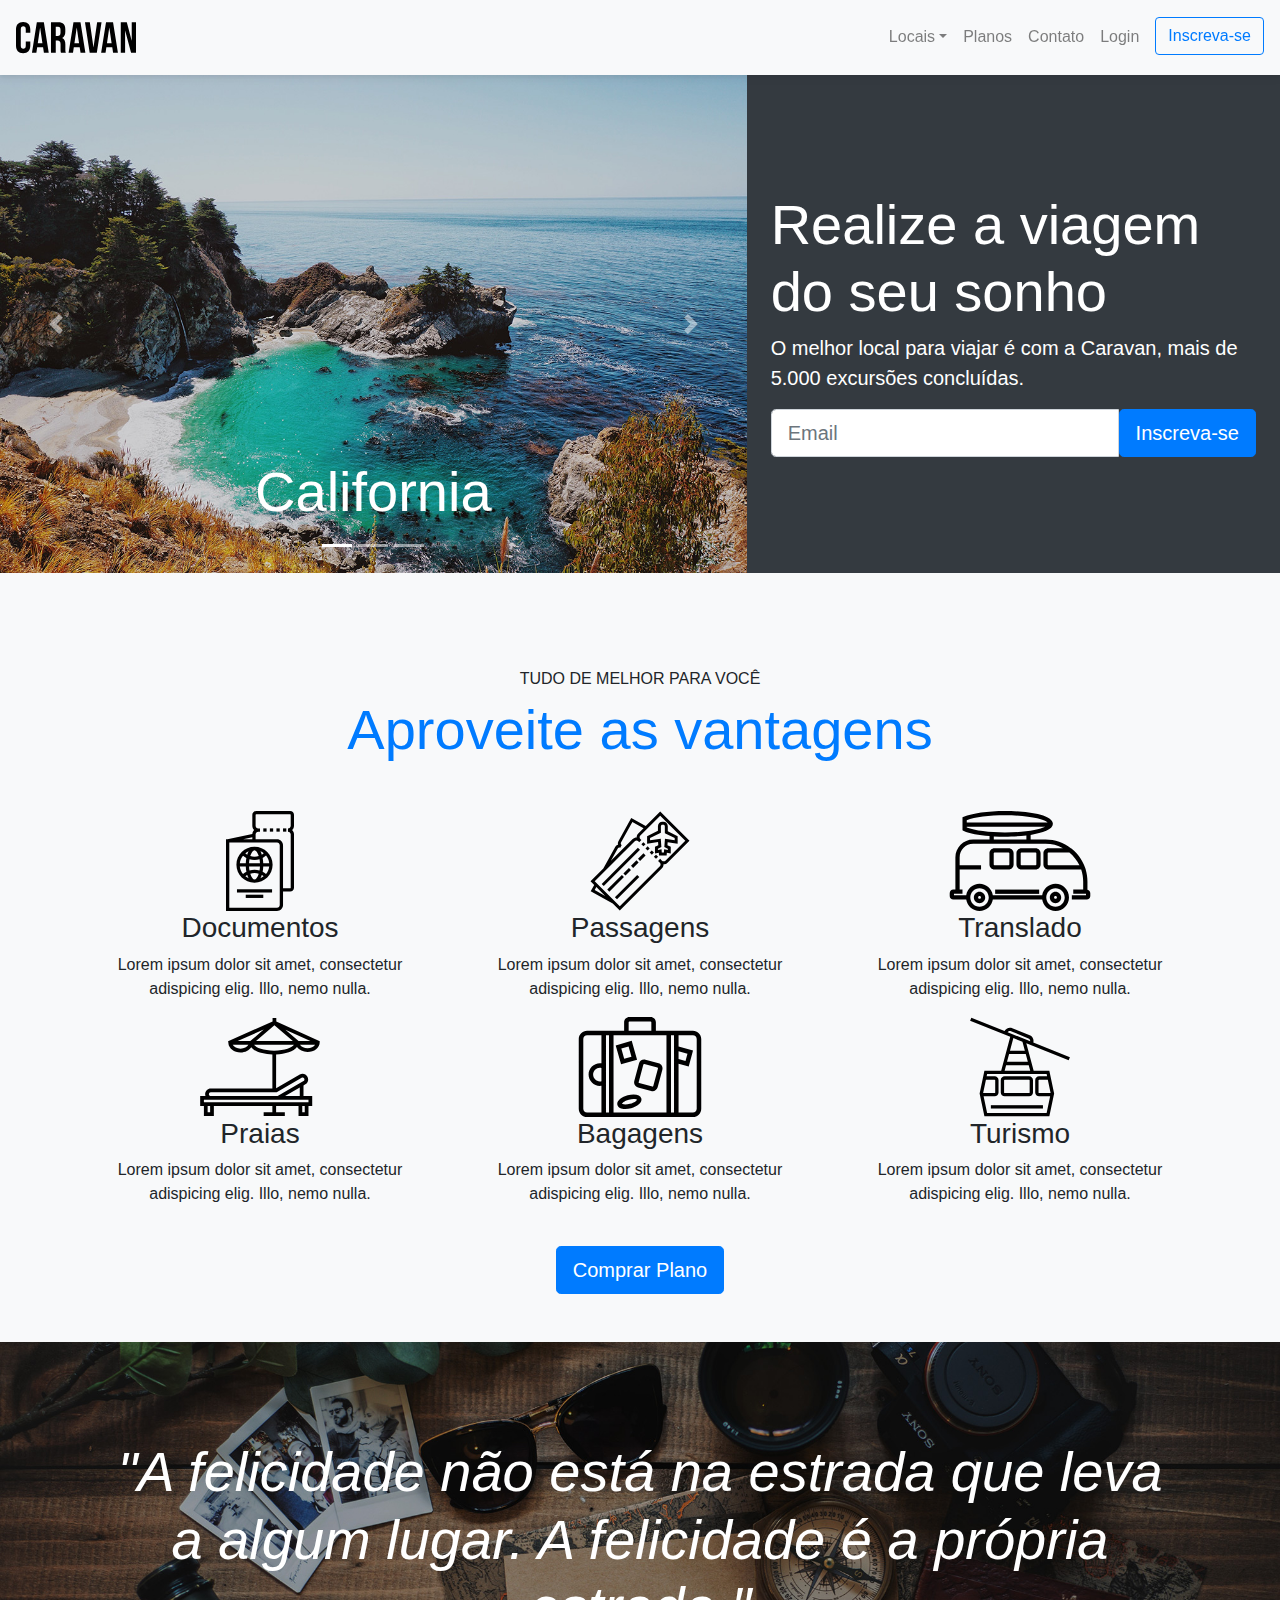
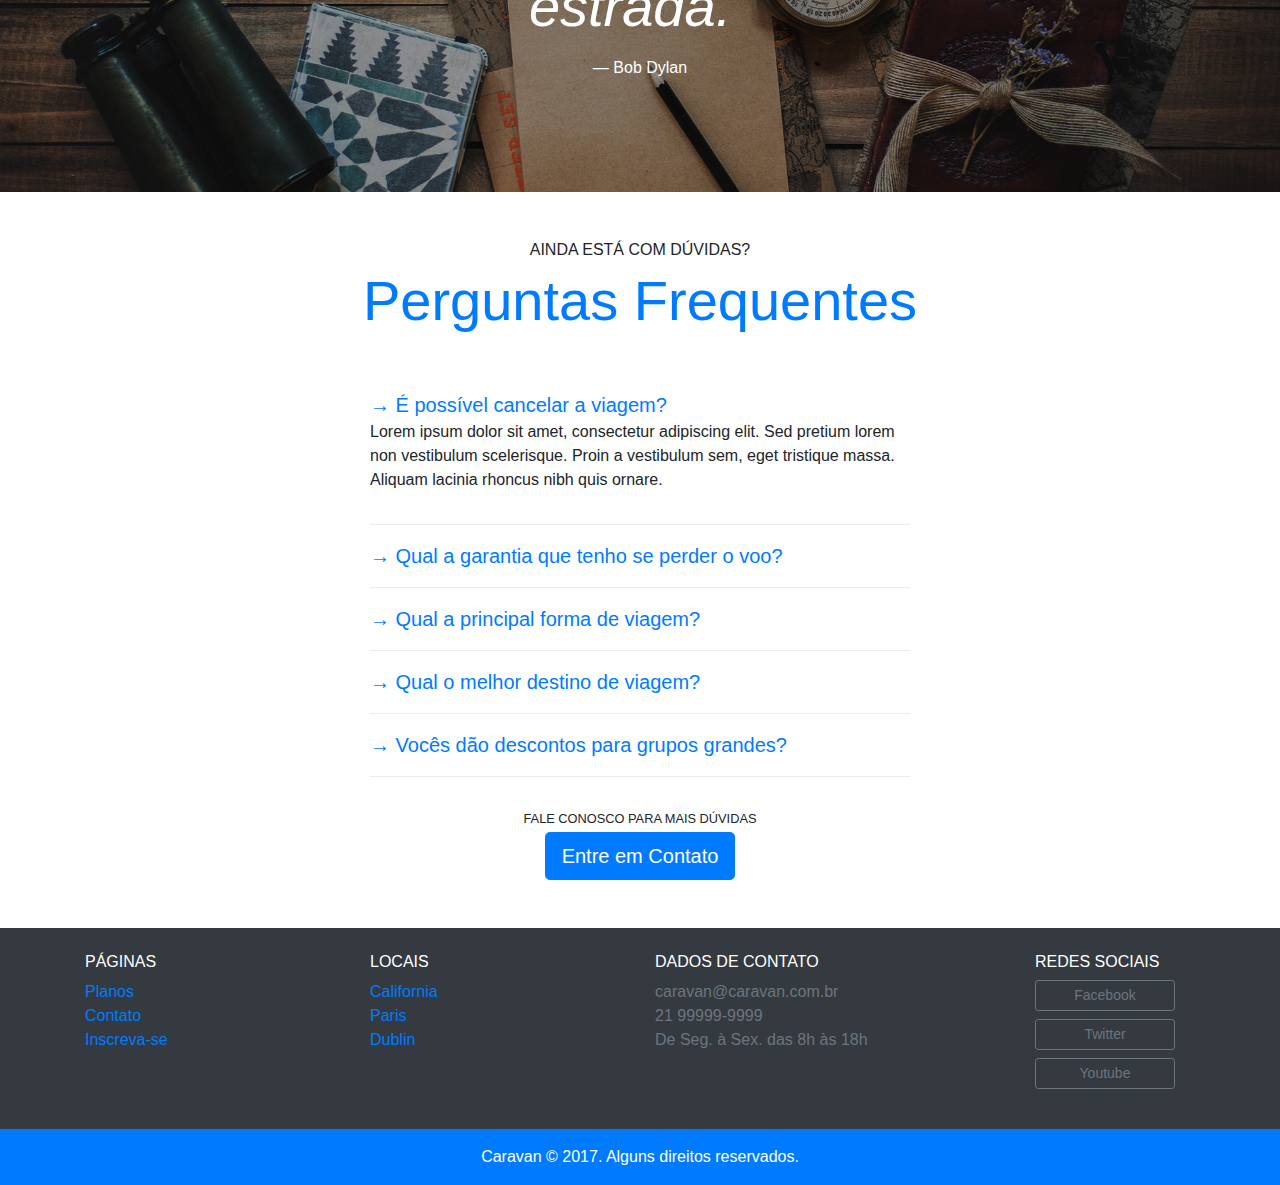
<file: index.html>
<!DOCTYPE html>
<html>

<head>
  <title>Caravan</title>
  <meta charset="utf-8" />
  <meta name="viewport" content="width=device-width, initial-scale=1, shrink-to-fit=no" />
  <link rel="stylesheet" href="css/bootstrap.css" />
  <link rel="stylesheet" href="css/style.css" />
</head>

<body>
  <!--  Modal   -->
  <div class="modal fade" id="modalLogin" tabindex="-1" role="dialog" aria-labelledby="modalLoginTitulo"
    aria-hidden="true">
    <div class="modal-dialog" role="document">
      <div class="modal-content">
        <div class="modal-header">
          <h5 class="modal-title" id="modalLoginTitulo">
            Entre na Sua Conta
          </h5>
          <button type="button" class="close" data-dismiss="modal" aria-label="Close">
            <span aria-hidden="true">&times;</span>
          </button>
        </div>
        <div class="modal-body">
          <form>
            <div class="form-group">
              <label for="loginEmail">Email</label>
              <input type="email" class="form-control" id="loginEmail" />
            </div>
            <div class="form-group">
              <label for="loginSenha">Senha</label>
              <input type="password" class="form-control" id="loginSenha" />
            </div>
            <button type="submit" class="btn btn-primary">
              Entrar na Conta
            </button>
            <small class="form-text text-muted">Esqueceu a senha? <a href="#">Clique aqui</a>.</small>
          </form>
        </div>
      </div>
    </div>
  </div>
  <!-- Fecha Modal  -->

  <nav class="navbar navbar-expand-md navbar-light bg-light fixed-top py-3 box-shadow">
    <a href="index.html" class="navbar-brand">
      <img src="img/caravan.svg" alt="Caravan" />
    </a>
    <button class="navbar-toggler" type="button" data-toggle="collapse" data-target="#navbarSupportedContent"
      aria-controls="navbarSupportedContent" aria-expanded="false" aria-label="Abrir Navegação">
      <span class="navbar-toggler-icon"></span>
    </button>

    <div class="collapse navbar-collapse" id="navbarSupportedContent">
      <ul class="navbar-nav ml-auto">
        <li class="nav-item dropdown">
          <a class="nav-link dropdown-toggle" role="button" data-toggle="dropdown" aria-haspopup="true"
            aria-expanded="false" href="#">Locais</a>
          <div class="dropdown-menu" aria-labelledby="navbarDropdown">
            <a class="dropdown-item" href="local.html">California</a>
            <a class="dropdown-item" href="local.html">Paris</a>
            <a class="dropdown-item" href="local.html">Dublin</a>
          </div>
        </li>
        <li class="nav-item">
          <a class="nav-link" href="planos.html">Planos</a>
        </li>
        <li class="nav-item">
          <a class="nav-link" href="contato.html">Contato</a>
        </li>
        <li class="nav-item">
          <a class="nav-link" href="#" data-toggle="modal" data-target="#modalLogin">Login</a>
        </li>
        <li class="nav-item">
          <a class="btn btn-outline-primary ml-md-2" href="inscricao.html">Inscreva-se</a>
        </li>
      </ul>
    </div>
  </nav>

  <section class="container-fluid">
    <div class="row bg-dark text-white">
      <div class="col-lg-7 p-0">
        <div id="carouselCidades" class="carousel slide" data-ride="carousel">
          <ol class="carousel-indicators">
            <li data-target="#carouselCidades" data-slide-to="0" class="active"></li>
            <li data-target="#carouselCidades" data-slide-to="1"></li>
            <li data-target="#carouselCidades" data-slide-to="2"></li>
          </ol>
          <div class="carousel-inner">
            <div class="carousel-item active">
              <img class="d-block w-100" src="img/california.jpg" alt="California" />
              <div class="carousel-caption">
                <h3 class="display-4">California</h3>
              </div>
            </div>
            <div class="carousel-item">
              <img class="d-block w-100" src="img/paris.jpg" alt="Paris" />
              <div class="carousel-caption">
                <h3 class="display-4">Paris</h3>
              </div>
            </div>
            <div class="carousel-item">
              <img class="d-block w-100" src="img/dublin.jpg" alt="Dublin" />
              <div class="carousel-caption">
                <h3 class="display-4">Dublin</h3>
              </div>
            </div>
          </div>
          <a class="carousel-control-prev" href="#carouselCidades" role="button" data-slide="prev">
            <span class="carousel-control-prev-icon" aria-hidden="true"></span>
            <span class="sr-only">Anterior</span>
          </a>
          <a class="carousel-control-next" href="#carouselCidades" role="button" data-slide="next">
            <span class="carousel-control-next-icon" aria-hidden="true"></span>
            <span class="sr-only">Próximo</span>
          </a>
        </div>
      </div>

      <div class="col-lg-5 p-4 align-self-center">
        <h1 class="display-4">Realize a viagem do seu sonho</h1>
        <p class="lead">
          O melhor local para viajar é com a Caravan, mais de 5.000 excursões
          concluídas.
        </p>
        <form action="">
          <div class="input-group input-group-lg">
            <input type="text" class="form-control" placeholder="Email" aria-label="Email" />
            <span class="input-group-btn">
              <button class="btn btn-primary btn-lg" type="button">
                Inscreva-se
              </button>
            </span>
          </div>
        </form>
      </div>
    </div>
  </section>

  <section class="py-5 bg-light text-center">
    <div class="container">
      <div class="my-5">
        <span class="h6 d-block">TUDO DE MELHOR PARA VOCÊ</span>
        <h2 class="display-4 text-primary">Aproveite as vantagens</h2>
      </div>

      <div class="row">
        <div class="col-xl-4 col-md-6">
          <div style="height: 100px" class="d-flex justify-content-center">
            <img src="img/icones/passaporte.svg" alt="Passaporte" />
          </div>
          <h3>Documentos</h3>
          <p>
            Lorem ipsum dolor sit amet, consectetur adispicing elig. Illo,
            nemo nulla.
          </p>
        </div>
        <div class="col-xl-4 col-md-6">
          <div style="height: 100px" class="d-flex justify-content-center">
            <img src="img/icones/passagens.svg" alt="Passagens" />
          </div>
          <h3>Passagens</h3>
          <p>
            Lorem ipsum dolor sit amet, consectetur adispicing elig. Illo,
            nemo nulla.
          </p>
        </div>
        <div class="col-xl-4 col-md-6">
          <div style="height: 100px" class="d-flex justify-content-center">
            <img src="img/icones/translado.svg" alt="Translado" />
          </div>
          <h3>Translado</h3>
          <p>
            Lorem ipsum dolor sit amet, consectetur adispicing elig. Illo,
            nemo nulla.
          </p>
        </div>
        <div class="col-xl-4 col-md-6">
          <div style="height: 100px" class="d-flex justify-content-center">
            <img src="img/icones/praias.svg" alt="Praias" />
          </div>
          <h3>Praias</h3>
          <p>
            Lorem ipsum dolor sit amet, consectetur adispicing elig. Illo,
            nemo nulla.
          </p>
        </div>
        <div class="col-xl-4 col-md-6">
          <div style="height: 100px" class="d-flex justify-content-center">
            <img src="img/icones/bagagens.svg" alt="Bagagens" />
          </div>
          <h3>Bagagens</h3>
          <p>
            Lorem ipsum dolor sit amet, consectetur adispicing elig. Illo,
            nemo nulla.
          </p>
        </div>
        <div class="col-xl-4 col-md-6">
          <div style="height: 100px" class="d-flex justify-content-center">
            <img src="img/icones/turismo.svg" alt="Turismo" />
          </div>
          <h3>Turismo</h3>
          <p>
            Lorem ipsum dolor sit amet, consectetur adispicing elig. Illo,
            nemo nulla.
          </p>
        </div>
      </div>
      <a href="planos.html" class="btn btn-primary btn-lg mt-4">Comprar Plano</a>
    </div>
  </section>

  <section id="home-quote" class="p-md-5">
    <blockquote class="blockquote text-center text-white p-md-5 p-3">
      <p class="display-4">
        <em>
          "A felicidade não está na estrada que leva a algum lugar. A
          felicidade é a própria estrada."
        </em>
      </p>
      <footer class="blockquote-footer text-white">Bob Dylan</footer>
    </blockquote>
  </section>

  <section class="container">
    <div class="my-5 text-center">
      <span class="h6 d-block">AINDA ESTÁ COM DÚVIDAS?</span>
      <h2 class="display-4 text-primary">Perguntas Frequentes</h2>
    </div>
    <div class="row justify-content-center">
      <div class="col-md-6" id="perguntasFrequentes" data-children=".pergunta">
        <div class="pergunta py-2">
          <a class="lead" data-toggle="collapse" href="#pergunta1" aria-expanded="true" aria-controls="pergunta1">→ É
            possível cancelar a viagem?</a>
          <div id="pergunta1" class="collapse show" data-parent="#perguntasFrequentes" role="tabpanel">
            <p>
              Lorem ipsum dolor sit amet, consectetur adipiscing elit. Sed
              pretium lorem non vestibulum scelerisque. Proin a vestibulum
              sem, eget tristique massa. Aliquam lacinia rhoncus nibh quis
              ornare.
            </p>
          </div>
        </div>
        <div class="dropdown-divider"></div>
        <div class="pergunta py-2">
          <a class="lead" data-toggle="collapse" href="#pergunta2" aria-expanded="true" aria-controls="pergunta2">→ Qual
            a garantia que tenho se perder o voo?</a>
          <div id="pergunta2" class="collapse" data-parent="#perguntasFrequentes" role="tabpanel">
            <p>
              Lorem ipsum dolor sit amet, consectetur adipiscing elit. Sed
              pretium lorem non vestibulum scelerisque. Proin a vestibulum
              sem, eget tristique massa. Aliquam lacinia rhoncus nibh quis
              ornare.
            </p>
          </div>
        </div>
        <div class="dropdown-divider"></div>
        <div class="pergunta py-2">
          <a class="lead" data-toggle="collapse" href="#pergunta3" aria-expanded="true" aria-controls="pergunta3">→ Qual
            a principal forma de viagem?</a>
          <div id="pergunta3" class="collapse" data-parent="#perguntasFrequentes" role="tabpanel">
            <p>
              Lorem ipsum dolor sit amet, consectetur adipiscing elit. Sed
              pretium lorem non vestibulum scelerisque. Proin a vestibulum
              sem, eget tristique massa. Aliquam lacinia rhoncus nibh quis
              ornare.
            </p>
          </div>
        </div>
        <div class="dropdown-divider"></div>
        <div class="pergunta py-2">
          <a class="lead" data-toggle="collapse" href="#pergunta4" aria-expanded="true" aria-controls="pergunta4">→ Qual
            o melhor destino de viagem?</a>
          <div id="pergunta4" class="collapse" data-parent="#perguntasFrequentes" role="tabpanel">
            <p>
              Lorem ipsum dolor sit amet, consectetur adipiscing elit. Sed
              pretium lorem non vestibulum scelerisque. Proin a vestibulum
              sem, eget tristique massa. Aliquam lacinia rhoncus nibh quis
              ornare.
            </p>
          </div>
        </div>
        <div class="dropdown-divider"></div>
        <div class="pergunta py-2">
          <a class="lead" data-toggle="collapse" href="#pergunta5" aria-expanded="true" aria-controls="pergunta5">→
            Vocês dão descontos para grupos grandes?</a>
          <div id="pergunta5" class="collapse" data-parent="#perguntasFrequentes" role="tabpanel">
            <p>
              Lorem ipsum dolor sit amet, consectetur adipiscing elit. Sed
              pretium lorem non vestibulum scelerisque. Proin a vestibulum
              sem, eget tristique massa. Aliquam lacinia rhoncus nibh quis
              ornare.
            </p>
          </div>
        </div>
        <div class="dropdown-divider"></div>
      </div>
    </div>
    <div class="text-center my-4">
      <p class="small m-1">FALE CONOSCO PARA MAIS DÚVIDAS</p>
      <a class="btn btn-primary btn-lg" href="contato.html">Entre em Contato</a>
    </div>
  </section>

  <footer class="bg-dark text-white mt-5">
    <div class="container py-4">
      <div class="row">
        <div class="col-md-3 col-6">
          <h4 class="h6">PÁGINAS</h4>
          <ul class="list-unstyled">
            <li><a href="planos.html">Planos</a></li>
            <li><a href="contato.html">Contato</a></li>

            <li><a href="inscricao.html">Inscreva-se</a></li>
          </ul>
        </div>
        <div class="col-md-3 col-6">
          <h4 class="h6">LOCAIS</h4>
          <ul class="list-unstyled">
            <li><a href="local.html">California</a></li>
            <li><a href="local.html">Paris</a></li>
            <li><a href="local.html">Dublin</a></li>
          </ul>
        </div>
        <div class="col-md-4">
          <h4 class="h6">DADOS DE CONTATO</h4>
          <ul class="list-unstyled text-secondary">
            <li>caravan@caravan.com.br</li>
            <li>21 99999-9999</li>
            <li>De Seg. à Sex. das 8h às 18h</li>
          </ul>
        </div>
        <div class="col-md-2">
          <h4 class="h6">REDES SOCIAIS</h4>
          <ul class="list-unstyled">
            <li>
              <a class="btn btn-outline-secondary btn-sm btn-block mb-2" href="#" style="max-width: 140px">Facebook</a>
            </li>
            <li>
              <a class="btn btn-outline-secondary btn-sm btn-block mb-2" href="#" style="max-width: 140px">Twitter</a>
            </li>
            <li>
              <a class="btn btn-outline-secondary btn-sm btn-block mb-2" href="#" style="max-width: 140px">Youtube</a>
            </li>
          </ul>
        </div>
      </div>
    </div>
    <div class="bg-primary text-center py-3">
      <p class="mb-0">Caravan © 2017. Alguns direitos reservados.</p>
    </div>
  </footer>

  <script type="text/javascript" src="js/jquery-3.5.1.slim.min.js"></script>
  <script type="text/javascript" src="js/bootstrap.js"></script>
  <script type="text/javascript" src="js/popper.min.js"></script>
  <script type="text/javascript" src="js/app.js"></script>
</body>

</html>
</file>
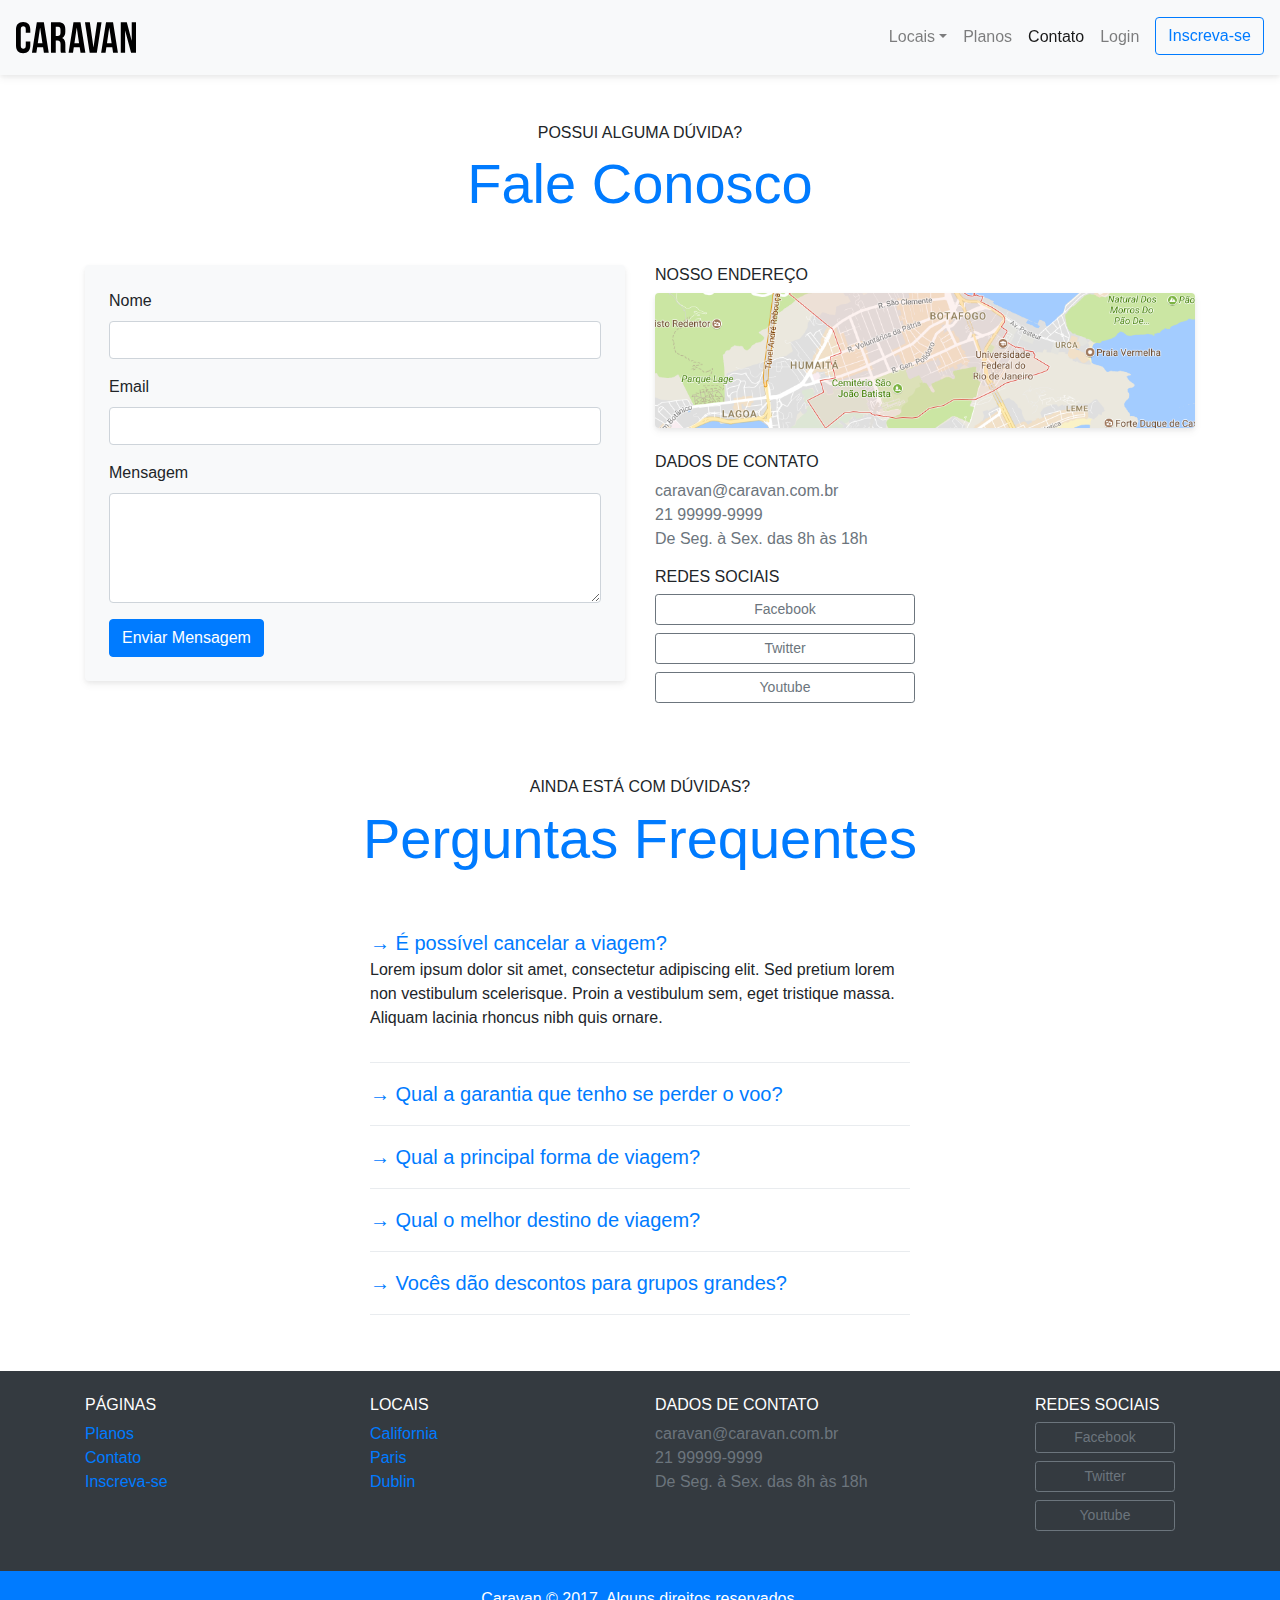
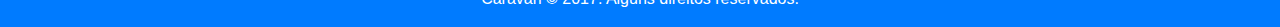
<file: contato.html>
<!DOCTYPE html>
<html>

<head>
  <title>Caravan</title>
  <meta charset="utf-8" />
  <meta name="viewport" content="width=device-width, initial-scale=1, shrink-to-fit=no" />
  <link rel="stylesheet" href="css/bootstrap.css" />
  <link rel="stylesheet" href="css/style.css" />
</head>

<body>
  <!--  Modal   -->
  <div class="modal fade" id="modalLogin" tabindex="-1" role="dialog" aria-labelledby="modalLoginTitulo"
    aria-hidden="true">
    <div class="modal-dialog" role="document">
      <div class="modal-content">
        <div class="modal-header">
          <h5 class="modal-title" id="modalLoginTitulo">
            Entre na Sua Conta
          </h5>
          <button type="button" class="close" data-dismiss="modal" aria-label="Close">
            <span aria-hidden="true">&times;</span>
          </button>
        </div>
        <div class="modal-body">
          <form>
            <div class="form-group">
              <label for="loginEmail">Email</label>
              <input type="email" class="form-control" id="loginEmail" />
            </div>
            <div class="form-group">
              <label for="loginSenha">Senha</label>
              <input type="password" class="form-control" id="loginSenha" />
            </div>
            <button type="submit" class="btn btn-primary">
              Entrar na Conta
            </button>
            <small class="form-text text-muted">Esqueceu a senha? <a href="#">Clique aqui</a>.</small>
          </form>
        </div>
      </div>
    </div>
  </div>
  <!-- Fecha Modal  -->

  <nav class="navbar navbar-expand-md navbar-light bg-light fixed-top py-3 box-shadow">
    <a href="index.html" class="navbar-brand">
      <img src="img/caravan.svg" alt="Caravan" />
    </a>
    <button class="navbar-toggler" type="button" data-toggle="collapse" data-target="#navbarSupportedContent"
      aria-controls="navbarSupportedContent" aria-expanded="false" aria-label="Abrir Navegação">
      <span class="navbar-toggler-icon"></span>
    </button>

    <div class="collapse navbar-collapse" id="navbarSupportedContent">
      <ul class="navbar-nav ml-auto">
        <li class="nav-item dropdown">
          <a class="nav-link dropdown-toggle" role="button" data-toggle="dropdown" aria-haspopup="true"
            aria-expanded="false" href="#">Locais</a>
          <div class="dropdown-menu" aria-labelledby="navbarDropdown">
            <a class="dropdown-item" href="local.html">California</a>
            <a class="dropdown-item" href="local.html">Paris</a>
            <a class="dropdown-item" href="local.html">Dublin</a>
          </div>
        </li>
        <li class="nav-item">
          <a class="nav-link" href="planos.html">Planos</a>
        </li>
        <li class="nav-item">
          <a class="nav-link active" href="contato.html">Contato</a>
        </li>
        <li class="nav-item">
          <a class="nav-link" href="#" data-toggle="modal" data-target="#modalLogin">Login</a>
        </li>
        <li class="nav-item">
          <a class="btn btn-outline-primary ml-md-2" href="inscricao.html">Inscreva-se</a>
        </li>
      </ul>
    </div>
  </nav>

  <section class="container">
    <div class="my-5 text-center">
      <span class="h6 d-block">POSSUI ALGUMA DÚVIDA?</span>
      <h1 class="display-4 text-primary">Fale Conosco</h1>
    </div>
    <div class="row">
      <div class="col-lg mb-5">
        <form class="bg-light rounded p-4 box-shadow" action="">
          <div class="form-group">
            <label for="clienteNome">Nome</label>
            <input type="text" class="form-control" id="clienteNome">
          </div>
          <div class="form-group">
            <label for="clienteEmail">Email</label>
            <input type="email" class="form-control" id="clienteEmail">
          </div>
          <div class="form-group">
            <label for="clienteMensagem">Mensagem</label>
            <textarea id="clienteMensagem" class="form-control" rows="4"></textarea>
          </div>
          <button type="submit" class="btn btn-primary">Enviar Mensagem</button>
        </form>
      </div>
      <div class="col-lg">
        <h2 class="h6">NOSSO ENDEREÇO</h2>
        <a href="#"><img class="img-fluid box-shadow rounded mb-4" src="img/mapa.png" alt="Endereço da Empresa"></a>

        <h2 class="h6">DADOS DE CONTATO</h2>
        <ul class="list-unstyled text-secondary">
          <li>caravan@caravan.com.br</li>
          <li>21 99999-9999</li>
          <li>De Seg. à Sex. das 8h às 18h</li>
        </ul>

        <h2 class="h6">REDES SOCIAIS</h2>
        <ul class="list-unstyled" style="max-width: 260px">
          <li><a class="btn btn-outline-secondary btn-sm btn-block mb-2" href="#">Facebook</a></li>
          <li><a class="btn btn-outline-secondary btn-sm btn-block mb-2" href="#">Twitter</a></li>
          <li><a class="btn btn-outline-secondary btn-sm btn-block mb-2" href="#">Youtube</a></li>
        </ul>
      </div>
    </div>
  </section>

  <section class="container">
    <div class="my-5 text-center">
      <span class="h6 d-block">AINDA ESTÁ COM DÚVIDAS?</span>
      <h2 class="display-4 text-primary">Perguntas Frequentes</h2>
    </div>
    <div class="row justify-content-center">
      <div class="col-md-6" id="perguntasFrequentes" data-children=".pergunta">
        <div class="pergunta py-2">
          <a class="lead" data-toggle="collapse" data-parent="#perguntasFrequentes" href="#pergunta1"
            aria-expanded="true" aria-controls="pergunta1">→ É possível cancelar a viagem?</a>
          <div id="pergunta1" class="collapse show" role="tabpanel">
            <p>Lorem ipsum dolor sit amet, consectetur adipiscing elit. Sed pretium lorem non vestibulum scelerisque.
              Proin a vestibulum sem, eget tristique massa. Aliquam lacinia rhoncus nibh quis ornare.</p>
          </div>
        </div>
        <div class="dropdown-divider"></div>
        <div class="pergunta py-2">
          <a class="lead" data-toggle="collapse" data-parent="#perguntasFrequentes" href="#pergunta2"
            aria-expanded="true" aria-controls="pergunta2">→ Qual a garantia que tenho se perder o voo?</a>
          <div id="pergunta2" class="collapse" role="tabpanel">
            <p>Lorem ipsum dolor sit amet, consectetur adipiscing elit. Sed pretium lorem non vestibulum scelerisque.
              Proin a vestibulum sem, eget tristique massa. Aliquam lacinia rhoncus nibh quis ornare.</p>
          </div>
        </div>
        <div class="dropdown-divider"></div>
        <div class="pergunta py-2">
          <a class="lead" data-toggle="collapse" data-parent="#perguntasFrequentes" href="#pergunta3"
            aria-expanded="true" aria-controls="pergunta3">→ Qual a principal forma de viagem?</a>
          <div id="pergunta3" class="collapse" role="tabpanel">
            <p>Lorem ipsum dolor sit amet, consectetur adipiscing elit. Sed pretium lorem non vestibulum scelerisque.
              Proin a vestibulum sem, eget tristique massa. Aliquam lacinia rhoncus nibh quis ornare.</p>
          </div>
        </div>
        <div class="dropdown-divider"></div>
        <div class="pergunta py-2">
          <a class="lead" data-toggle="collapse" data-parent="#perguntasFrequentes" href="#pergunta4"
            aria-expanded="true" aria-controls="pergunta4">→ Qual o melhor destino de viagem?</a>
          <div id="pergunta4" class="collapse" role="tabpanel">
            <p>Lorem ipsum dolor sit amet, consectetur adipiscing elit. Sed pretium lorem non vestibulum scelerisque.
              Proin a vestibulum sem, eget tristique massa. Aliquam lacinia rhoncus nibh quis ornare.</p>
          </div>
        </div>
        <div class="dropdown-divider"></div>
        <div class="pergunta py-2">
          <a class="lead" data-toggle="collapse" data-parent="#perguntasFrequentes" href="#pergunta5"
            aria-expanded="true" aria-controls="pergunta5">→ Vocês dão descontos para grupos grandes?</a>
          <div id="pergunta5" class="collapse" role="tabpanel">
            <p>Lorem ipsum dolor sit amet, consectetur adipiscing elit. Sed pretium lorem non vestibulum scelerisque.
              Proin a vestibulum sem, eget tristique massa. Aliquam lacinia rhoncus nibh quis ornare.</p>
          </div>
        </div>
        <div class="dropdown-divider"></div>
      </div>
    </div>
  </section>



  <footer class="bg-dark text-white mt-5">
    <div class="container py-4">
      <div class="row">
        <div class="col-md-3 col-6">
          <h4 class="h6">PÁGINAS</h4>
          <ul class="list-unstyled">
            <li><a href="planos.html">Planos</a></li>
            <li><a href="contato.html">Contato</a></li>

            <li><a href="inscricao.html">Inscreva-se</a></li>
          </ul>
        </div>
        <div class="col-md-3 col-6">
          <h4 class="h6">LOCAIS</h4>
          <ul class="list-unstyled">
            <li><a href="local.html">California</a></li>
            <li><a href="local.html">Paris</a></li>
            <li><a href="local.html">Dublin</a></li>
          </ul>
        </div>
        <div class="col-md-4">
          <h4 class="h6">DADOS DE CONTATO</h4>
          <ul class="list-unstyled text-secondary">
            <li>caravan@caravan.com.br</li>
            <li>21 99999-9999</li>
            <li>De Seg. à Sex. das 8h às 18h</li>
          </ul>
        </div>
        <div class="col-md-2">
          <h4 class="h6">REDES SOCIAIS</h4>
          <ul class="list-unstyled">
            <li>
              <a class="btn btn-outline-secondary btn-sm btn-block mb-2" href="#" style="max-width: 140px">Facebook</a>
            </li>
            <li>
              <a class="btn btn-outline-secondary btn-sm btn-block mb-2" href="#" style="max-width: 140px">Twitter</a>
            </li>
            <li>
              <a class="btn btn-outline-secondary btn-sm btn-block mb-2" href="#" style="max-width: 140px">Youtube</a>
            </li>
          </ul>
        </div>
      </div>
    </div>
    <div class="bg-primary text-center py-3">
      <p class="mb-0">Caravan © 2017. Alguns direitos reservados.</p>
    </div>
  </footer>

  <script type="text/javascript" src="js/jquery-3.5.1.slim.min.js"></script>
  <script type="text/javascript" src="js/bootstrap.js"></script>
  <script type="text/javascript" src="js/popper.min.js"></script>
  <script type="text/javascript" src="js/app.js"></script>
</body>

</html>
</file>
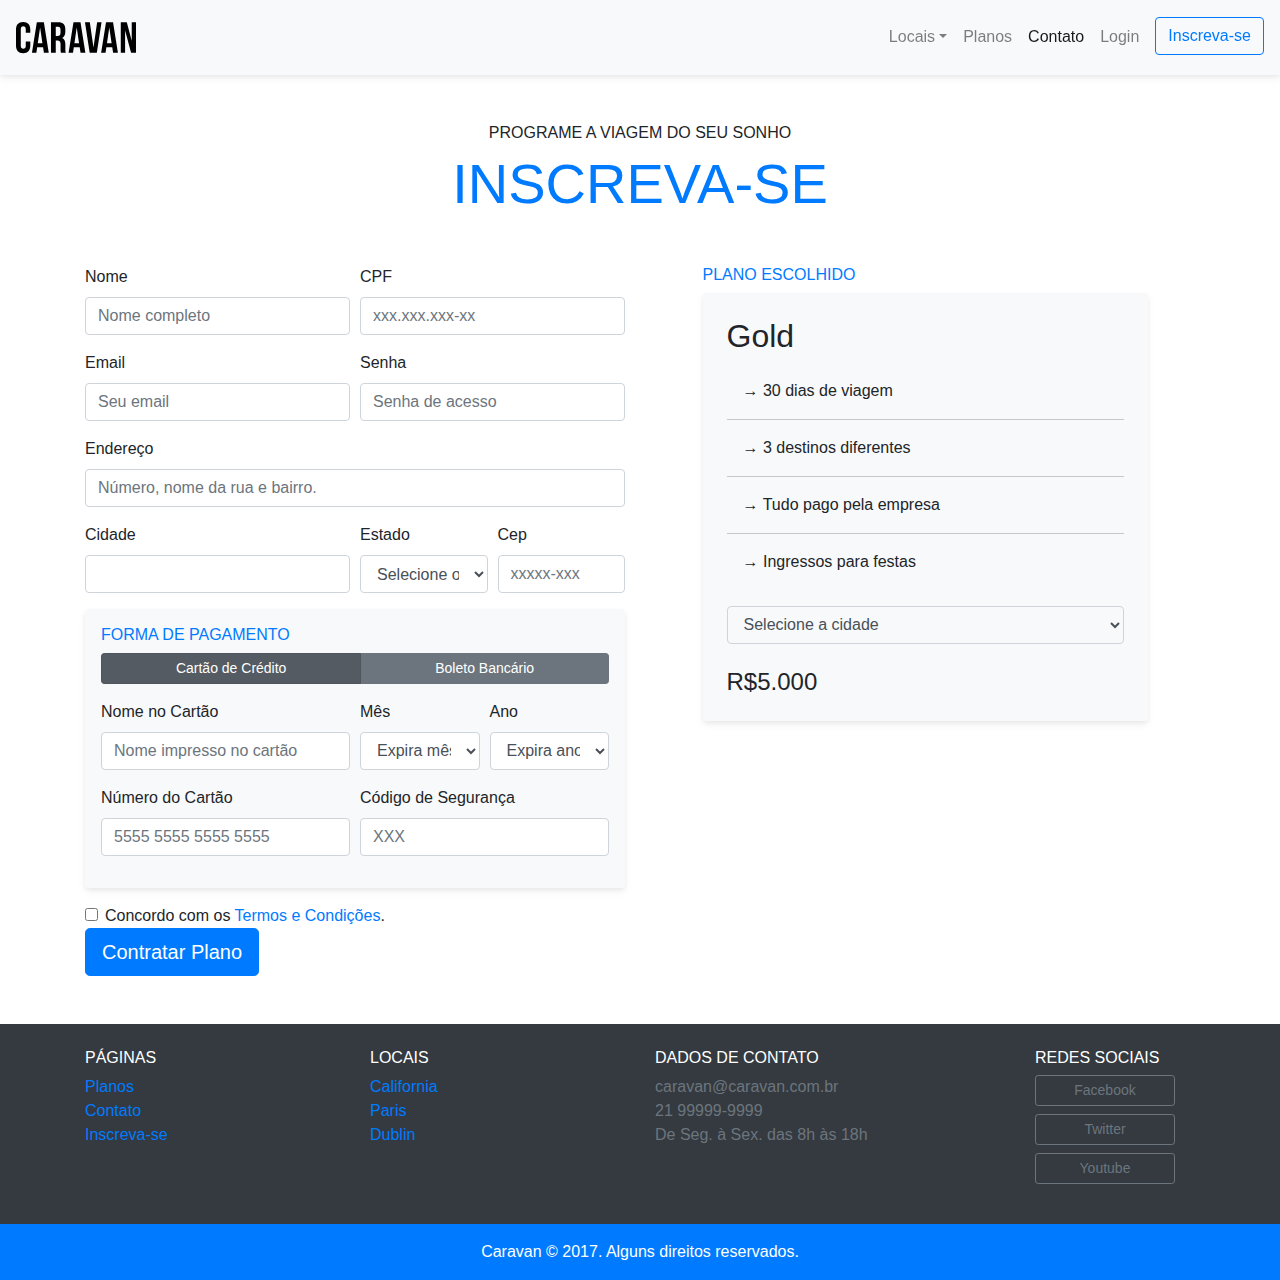
<file: inscricao.html>
<!DOCTYPE html>
<html>

<head>
  <title>Caravan</title>
  <meta charset="utf-8" />
  <meta name="viewport" content="width=device-width, initial-scale=1, shrink-to-fit=no" />
  <link rel="stylesheet" href="css/bootstrap.css" />
  <link rel="stylesheet" href="css/style.css" />
</head>

<body>
  <!--  Modal   -->
  <div class="modal fade" id="modalLogin" tabindex="-1" role="dialog" aria-labelledby="modalLoginTitulo"
    aria-hidden="true">
    <div class="modal-dialog" role="document">
      <div class="modal-content">
        <div class="modal-header">
          <h5 class="modal-title" id="modalLoginTitulo">
            Entre na Sua Conta
          </h5>
          <button type="button" class="close" data-dismiss="modal" aria-label="Close">
            <span aria-hidden="true">&times;</span>
          </button>
        </div>
        <div class="modal-body">
          <form>
            <div class="form-group">
              <label for="loginEmail">Email</label>
              <input type="email" class="form-control" id="loginEmail" />
            </div>
            <div class="form-group">
              <label for="loginSenha">Senha</label>
              <input type="password" class="form-control" id="loginSenha" />
            </div>
            <button type="submit" class="btn btn-primary">
              Entrar na Conta
            </button>
            <small class="form-text text-muted">Esqueceu a senha? <a href="#">Clique aqui</a>.</small>
          </form>
        </div>
      </div>
    </div>
  </div>
  <!-- Fecha Modal  -->

  <nav class="navbar navbar-expand-md navbar-light bg-light fixed-top py-3 box-shadow">
    <a href="index.html" class="navbar-brand">
      <img src="img/caravan.svg" alt="Caravan" />
    </a>
    <button class="navbar-toggler" type="button" data-toggle="collapse" data-target="#navbarSupportedContent"
      aria-controls="navbarSupportedContent" aria-expanded="false" aria-label="Abrir Navegação">
      <span class="navbar-toggler-icon"></span>
    </button>

    <div class="collapse navbar-collapse" id="navbarSupportedContent">
      <ul class="navbar-nav ml-auto">
        <li class="nav-item dropdown">
          <a class="nav-link dropdown-toggle" role="button" data-toggle="dropdown" aria-haspopup="true"
            aria-expanded="false" href="#">Locais</a>
          <div class="dropdown-menu" aria-labelledby="navbarDropdown">
            <a class="dropdown-item" href="local.html">California</a>
            <a class="dropdown-item" href="local.html">Paris</a>
            <a class="dropdown-item" href="local.html">Dublin</a>
          </div>
        </li>
        <li class="nav-item">
          <a class="nav-link" href="planos.html">Planos</a>
        </li>
        <li class="nav-item">
          <a class="nav-link active" href="contato.html">Contato</a>
        </li>
        <li class="nav-item">
          <a class="nav-link" href="#" data-toggle="modal" data-target="#modalLogin">Login</a>
        </li>
        <li class="nav-item">
          <a class="btn btn-outline-primary ml-md-2" href="inscricao.html">Inscreva-se</a>
        </li>
      </ul>
    </div>
  </nav>


  <section class="container">
    <div class="my-5 text-center">
      <span class="h6 d-block">PROGRAME A VIAGEM DO SEU SONHO</span>
      <h1 class="display-4 text-primary">INSCREVA-SE</h1>
    </div>
    <div class="row">
      <form class="col-lg-6" action="">
        <div class="form-row">
          <div class="form-group col-md-6">
            <label for="inputNome">Nome</label>
            <input type="text" class="form-control" id="inputNome" placeholder="Nome completo">
          </div>
          <div class="form-group col-md-6">
            <label for="inputCPF">CPF</label>
            <input type="text" class="form-control" id="inputCPF" placeholder="xxx.xxx.xxx-xx">
          </div>
          <div class="form-group col-md-6">
            <label for="inputEmail">Email</label>
            <input type="email" class="form-control" id="inputEmail" placeholder="Seu email">
          </div>
          <div class="form-group col-md-6">
            <label for="inputSenha">Senha</label>
            <input type="password" class="form-control" id="inputSenha" placeholder="Senha de acesso">
          </div>
          <div class="form-group col-12">
            <label for="inputEndereco">Endereço</label>
            <input type="text" class="form-control" id="inputEndereco" placeholder="Número, nome da rua e bairro.">
          </div>
          <div class="form-group col-md-6">
            <label for="inputCidade">Cidade</label>
            <input type="text" class="form-control" id="inputCidade">
          </div>
          <div class="form-group col-md-3 col-6">
            <label for="inputCidade">Estado</label>
            <select id="inputCidade" class="form-control">
              <option>Selecione o Estado</option>
              <option>Rio de Janeiro</option>
              <option>São Paulo</option>
              <option>Paraná</option>
              <option>Ceará</option>
              <option>Acre</option>
            </select>
          </div>
          <div class="form-group col-md-3 col-6">
            <label for="inputCidade">Cep</label>
            <input type="text" class="form-control" id="inputCidade" placeholder="xxxxx-xxx">
          </div>
        </div>
        <div class="bg-light rounded box-shadow p-3 form-group">
          <h2 class="h6 text-primary">FORMA DE PAGAMENTO</h2>
          <nav class="nav btn-group mb-3" id="formaPagamento" role="tablist">
            <button type="button" class="btn btn-secondary active btn-sm" id="nav-cartao-tab" data-toggle="tab"
              href="#nav-cartao" role="tab" aria-controls="nav-cartao" aria-selected="true">Cartão de Crédito</button>
            <button type="button" class="btn btn-secondary btn-sm" id="nav-boleto-tab" data-toggle="tab"
              href="#nav-boleto" role="tab" aria-controls="nav-boleto" aria-selected="false">Boleto Bancário</button>
          </nav>
          <div class="tab-content" id="formaPagamentoConteudo">
            <div class="tab-pane fade show active" id="nav-cartao" role="tabpanel" aria-labelledby="nav-cartao-tab">
              <div class="form-row">
                <div class="form-group col-md-6">
                  <label for="inputNomeCartao">Nome no Cartão</label>
                  <input type="text" class="form-control" id="inputNomeCartao" placeholder="Nome impresso no cartão">
                </div>
                <div class="form-group col-md-3 col-6">
                  <label for="inputCidade">Mês</label>
                  <select id="inputCidade" class="form-control">
                    <option>Expira mês...</option>
                    <option>01</option>
                    <option>02</option>
                    <option>03</option>
                    <option>04</option>
                    <option>05</option>
                  </select>
                </div>
                <div class="form-group col-md-3 col-6">
                  <label for="inputAno">Ano</label>
                  <select id="inputAno" class="form-control">
                    <option>Expira ano...</option>
                    <option>2017</option>
                    <option>2018</option>
                    <option>2019</option>
                  </select>
                </div>
                <div class="form-group col-md-6">
                  <label for="inputNumeroCartao">Número do Cartão</label>
                  <input type="text" class="form-control" id="inputNumeroCartao" placeholder="5555 5555 5555 5555">
                </div>
                <div class="form-group col-md-6">
                  <label for="inputCodigo">Código de Segurança</label>
                  <input type="text" class="form-control" id="inputCodigo" placeholder="XXX">
                </div>
              </div>
            </div>
            <div class="tab-pane fade" id="nav-boleto" role="tabpanel" aria-labelledby="nav-boleto-tab">
              <p class="lead">Clique em contratar plano que enviaremos um boleto para o seu e-mail.</p>
            </div>
          </div>
        </div>

        <div class="form-check">
          <label class="form-check-label">
            <input type="checkbox" class="form-check-input">
            Concordo com os <a href="#">Termos e Condições</a>.
          </label>
        </div>

        <button type="submit" class="btn btn-primary btn-lg">Contratar Plano</button>

      </form>

      <div class="col-lg-5 mx-auto order-first order-lg-1 mb-5">
        <h2 class="h6 text-primary">PLANO ESCOLHIDO</h2>
        <div class="bg-light rounded p-4 box-shadow">
          <h2>Gold</h2>
          <ul class="lista-plano list-unstyled">
            <li>→ 30 dias de viagem</li>
            <li>→ 3 destinos diferentes</li>
            <li>→ Tudo pago pela empresa</li>
            <li>→ Ingressos para festas</li>
          </ul>
          <form>
            <div class="form-group">
              <select class="form-control bg-light" id="inputCidades">
                <option>Selecione a cidade</option>
                <option>California</option>
                <option>Paris</option>
                <option>Dublin</option>
              </select>
            </div>
          </form>
          <div class="row mt-4">
            <div class="col">
              <span class="h4">R$5.000</span>
            </div>
          </div>
        </div>
      </div>
    </div>
  </section>



  <footer class="bg-dark text-white mt-5">
    <div class="container py-4">
      <div class="row">
        <div class="col-md-3 col-6">
          <h4 class="h6">PÁGINAS</h4>
          <ul class="list-unstyled">
            <li><a href="planos.html">Planos</a></li>
            <li><a href="contato.html">Contato</a></li>

            <li><a href="inscricao.html">Inscreva-se</a></li>
          </ul>
        </div>
        <div class="col-md-3 col-6">
          <h4 class="h6">LOCAIS</h4>
          <ul class="list-unstyled">
            <li><a href="local.html">California</a></li>
            <li><a href="local.html">Paris</a></li>
            <li><a href="local.html">Dublin</a></li>
          </ul>
        </div>
        <div class="col-md-4">
          <h4 class="h6">DADOS DE CONTATO</h4>
          <ul class="list-unstyled text-secondary">
            <li>caravan@caravan.com.br</li>
            <li>21 99999-9999</li>
            <li>De Seg. à Sex. das 8h às 18h</li>
          </ul>
        </div>
        <div class="col-md-2">
          <h4 class="h6">REDES SOCIAIS</h4>
          <ul class="list-unstyled">
            <li>
              <a class="btn btn-outline-secondary btn-sm btn-block mb-2" href="#" style="max-width: 140px">Facebook</a>
            </li>
            <li>
              <a class="btn btn-outline-secondary btn-sm btn-block mb-2" href="#" style="max-width: 140px">Twitter</a>
            </li>
            <li>
              <a class="btn btn-outline-secondary btn-sm btn-block mb-2" href="#" style="max-width: 140px">Youtube</a>
            </li>
          </ul>
        </div>
      </div>
    </div>
    <div class="bg-primary text-center py-3">
      <p class="mb-0">Caravan © 2017. Alguns direitos reservados.</p>
    </div>
  </footer>

  <script type="text/javascript" src="js/jquery-3.5.1.slim.min.js"></script>
  <script type="text/javascript" src="js/bootstrap.js"></script>
  <script type="text/javascript" src="js/popper.min.js"></script>
  <script type="text/javascript" src="js/app.js"></script>
</body>

</html>
</file>
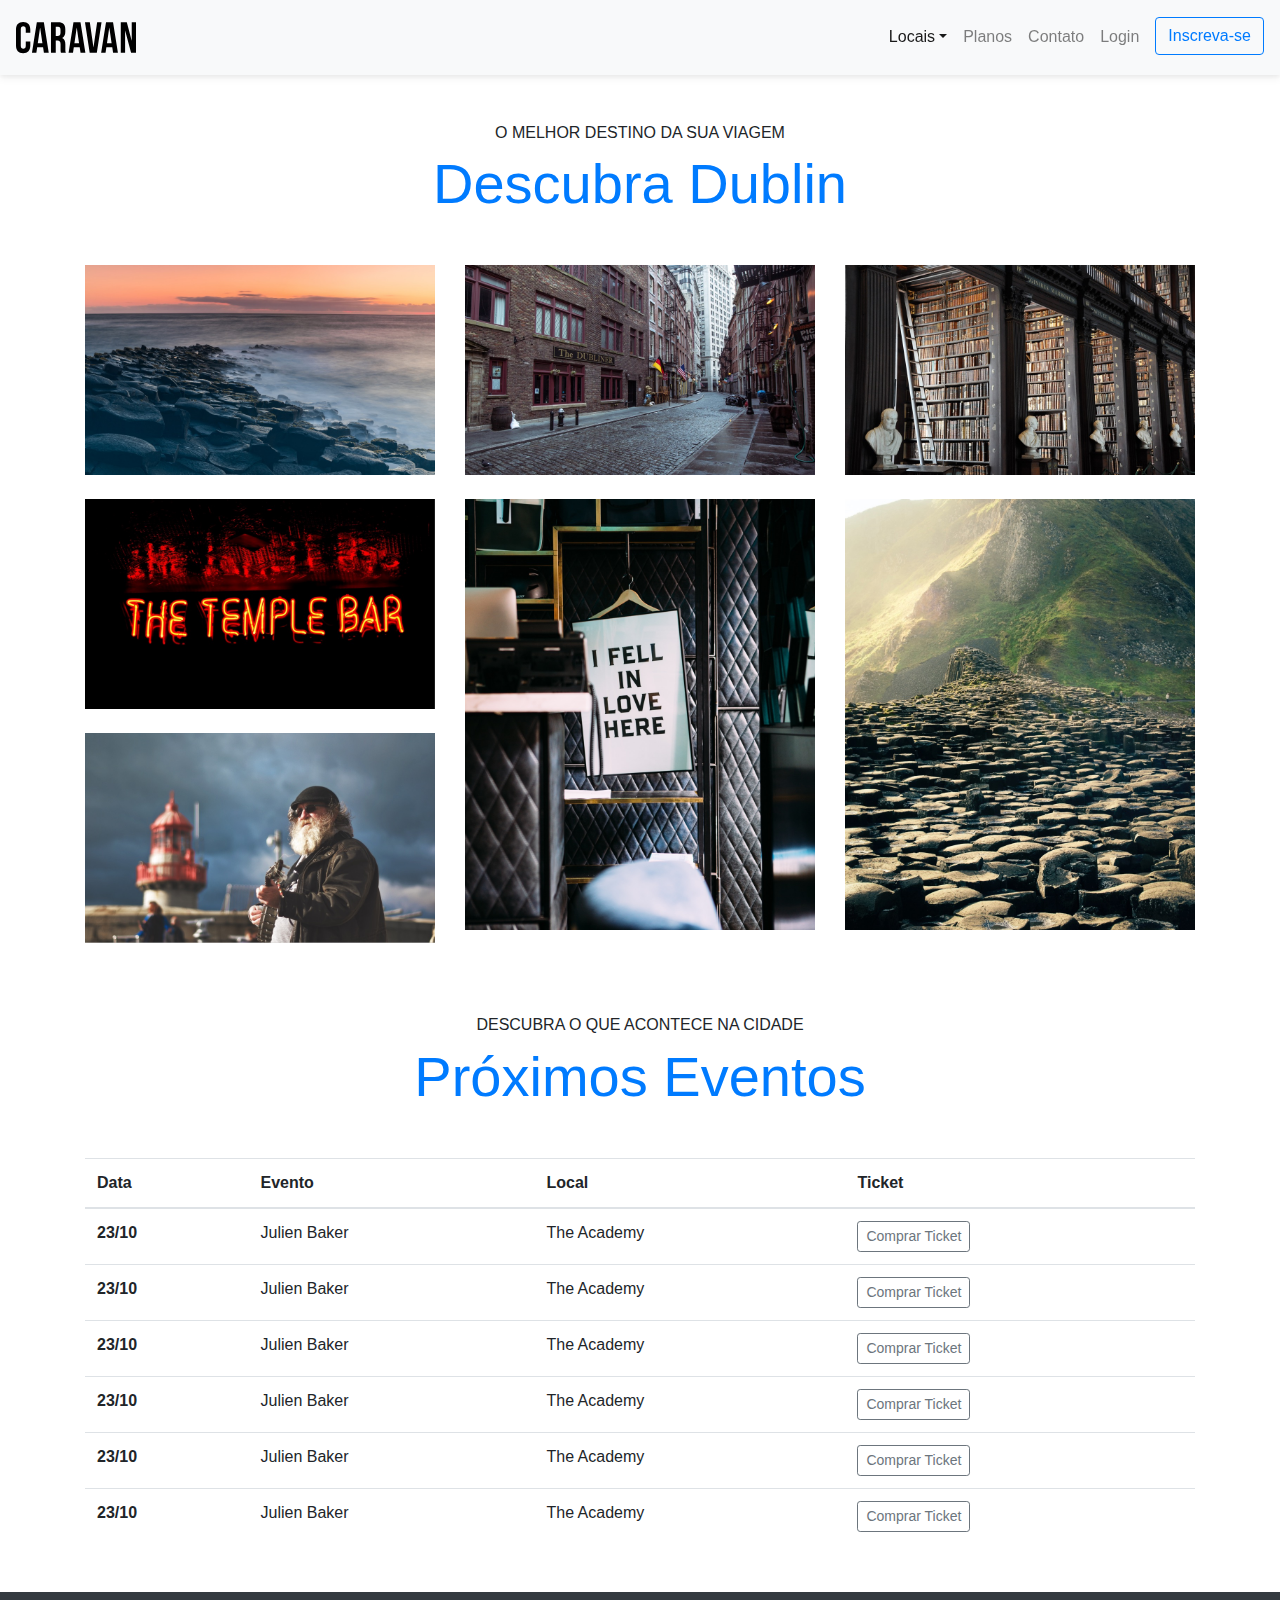
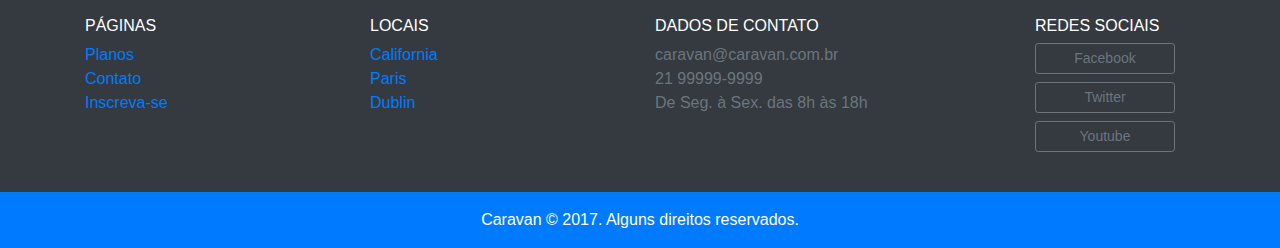
<file: local.html>
<!DOCTYPE html>
<html>

<head>
  <title>Caravan</title>
  <meta charset="utf-8" />
  <meta name="viewport" content="width=device-width, initial-scale=1, shrink-to-fit=no" />
  <link rel="stylesheet" href="css/bootstrap.css" />
  <link rel="stylesheet" href="css/style.css" />
</head>

<body>
  <!--  Modal   -->
  <div class="modal fade" id="modalLogin" tabindex="-1" role="dialog" aria-labelledby="modalLoginTitulo"
    aria-hidden="true">
    <div class="modal-dialog" role="document">
      <div class="modal-content">
        <div class="modal-header">
          <h5 class="modal-title" id="modalLoginTitulo">
            Entre na Sua Conta
          </h5>
          <button type="button" class="close" data-dismiss="modal" aria-label="Close">
            <span aria-hidden="true">&times;</span>
          </button>
        </div>
        <div class="modal-body">
          <form>
            <div class="form-group">
              <label for="loginEmail">Email</label>
              <input type="email" class="form-control" id="loginEmail" />
            </div>
            <div class="form-group">
              <label for="loginSenha">Senha</label>
              <input type="password" class="form-control" id="loginSenha" />
            </div>
            <button type="submit" class="btn btn-primary">
              Entrar na Conta
            </button>
            <small class="form-text text-muted">Esqueceu a senha? <a href="#">Clique aqui</a>.</small>
          </form>
        </div>
      </div>
    </div>
  </div>
  <!-- Fecha Modal  -->

  <nav class="navbar navbar-expand-md navbar-light bg-light fixed-top py-3 box-shadow">
    <a href="index.html" class="navbar-brand">
      <img src="img/caravan.svg" alt="Caravan" />
    </a>
    <button class="navbar-toggler" type="button" data-toggle="collapse" data-target="#navbarSupportedContent"
      aria-controls="navbarSupportedContent" aria-expanded="false" aria-label="Abrir Navegação">
      <span class="navbar-toggler-icon"></span>
    </button>

    <div class="collapse navbar-collapse" id="navbarSupportedContent">
      <ul class="navbar-nav ml-auto">
        <li class="nav-item dropdown">
          <a class="nav-link dropdown-toggle active" role="button" data-toggle="dropdown" aria-haspopup="true"
            aria-expanded="false" href="#">Locais</a>
          <div class="dropdown-menu" aria-labelledby="navbarDropdown">
            <a class="dropdown-item" href="local.html">California</a>
            <a class="dropdown-item" href="local.html">Paris</a>
            <a class="dropdown-item" href="local.html">Dublin</a>
          </div>
        </li>
        <li class="nav-item">
          <a class="nav-link" href="planos.html">Planos</a>
        </li>
        <li class="nav-item">
          <a class="nav-link" href="contato.html">Contato</a>
        </li>
        <li class="nav-item">
          <a class="nav-link" href="#" data-toggle="modal" data-target="#modalLogin">Login</a>
        </li>
        <li class="nav-item">
          <a class="btn btn-outline-primary ml-md-2" href="inscricao.html">Inscreva-se</a>
        </li>
      </ul>
    </div>
  </nav>

  <section class="container">
    <div class="text-center my-5">
      <span class="h6 d-block">O MELHOR DESTINO DA SUA VIAGEM</span>
      <h1 class="display-4 text-primary">Descubra Dublin</h1>
    </div>
    <div class="row">
      <div class="col-md">
        <img class="img-fluid mb-4" src="img/local/foto-1.jpg" alt="Foto 1">
        <img class="img-fluid mb-4" src="img/local/foto-2.jpg" alt="Foto 2">
        <img class="img-fluid mb-4" src="img/local/foto-3.jpg" alt="Foto 3">
      </div>
      <div class="col-md">
        <img class="img-fluid mb-4" src="img/local/foto-4.jpg" alt="Foto 4">
        <img class="img-fluid mb-4" src="img/local/foto-5.jpg" alt="Foto 5">
      </div>
      <div class="col-md">
        <img class="img-fluid mb-4" src="img/local/foto-6.jpg" alt="Foto 6">
        <img class="img-fluid mb-4" src="img/local/foto-7.jpg" alt="Foto 7">
      </div>
    </div>
  </section>

  <section class="container">
    <div class="text-center my-5">
      <span class="h6 d-block">DESCUBRA O QUE ACONTECE NA CIDADE</span>
      <h1 class="display-4 text-primary">Próximos Eventos</h1>
    </div>
    <table class="table table-hover table-responsive-md">
      <thead>
        <tr>
          <th scope="col">Data</th>
          <th scope="col">Evento</th>
          <th scope="col">Local</th>
          <th scope="col">Ticket</th>
        </tr>
      </thead>
      <tbody>
        <tr>
          <th scope="row">23/10</th>
          <td>Julien Baker</td>
          <td>The Academy</td>
          <td><a href="#" class="btn btn-outline-secondary btn-sm">Comprar Ticket</a></td>
        </tr>
        <tr>
          <th scope="row">23/10</th>
          <td>Julien Baker</td>
          <td>The Academy</td>
          <td><a href="#" class="btn btn-outline-secondary btn-sm">Comprar Ticket</a></td>
        </tr>
        <tr>
          <th scope="row">23/10</th>
          <td>Julien Baker</td>
          <td>The Academy</td>
          <td><a href="#" class="btn btn-outline-secondary btn-sm">Comprar Ticket</a></td>
        </tr>
        <tr>
          <th scope="row">23/10</th>
          <td>Julien Baker</td>
          <td>The Academy</td>
          <td><a href="#" class="btn btn-outline-secondary btn-sm">Comprar Ticket</a></td>
        </tr>
        <tr>
          <th scope="row">23/10</th>
          <td>Julien Baker</td>
          <td>The Academy</td>
          <td><a href="#" class="btn btn-outline-secondary btn-sm">Comprar Ticket</a></td>
        </tr>
        <tr>
          <th scope="row">23/10</th>
          <td>Julien Baker</td>
          <td>The Academy</td>
          <td><a href="#" class="btn btn-outline-secondary btn-sm">Comprar Ticket</a></td>
        </tr>
      </tbody>
    </table>
  </section>


  <footer class="bg-dark text-white mt-5">
    <div class="container py-4">
      <div class="row">
        <div class="col-md-3 col-6">
          <h4 class="h6">PÁGINAS</h4>
          <ul class="list-unstyled">
            <li><a href="planos.html">Planos</a></li>
            <li><a href="contato.html">Contato</a></li>

            <li><a href="inscricao.html">Inscreva-se</a></li>
          </ul>
        </div>
        <div class="col-md-3 col-6">
          <h4 class="h6">LOCAIS</h4>
          <ul class="list-unstyled">
            <li><a href="local.html">California</a></li>
            <li><a href="local.html">Paris</a></li>
            <li><a href="local.html">Dublin</a></li>
          </ul>
        </div>
        <div class="col-md-4">
          <h4 class="h6">DADOS DE CONTATO</h4>
          <ul class="list-unstyled text-secondary">
            <li>caravan@caravan.com.br</li>
            <li>21 99999-9999</li>
            <li>De Seg. à Sex. das 8h às 18h</li>
          </ul>
        </div>
        <div class="col-md-2">
          <h4 class="h6">REDES SOCIAIS</h4>
          <ul class="list-unstyled">
            <li>
              <a class="btn btn-outline-secondary btn-sm btn-block mb-2" href="#" style="max-width: 140px">Facebook</a>
            </li>
            <li>
              <a class="btn btn-outline-secondary btn-sm btn-block mb-2" href="#" style="max-width: 140px">Twitter</a>
            </li>
            <li>
              <a class="btn btn-outline-secondary btn-sm btn-block mb-2" href="#" style="max-width: 140px">Youtube</a>
            </li>
          </ul>
        </div>
      </div>
    </div>
    <div class="bg-primary text-center py-3">
      <p class="mb-0">Caravan © 2017. Alguns direitos reservados.</p>
    </div>
  </footer>

  <script type="text/javascript" src="js/jquery-3.5.1.slim.min.js"></script>
  <script type="text/javascript" src="js/bootstrap.js"></script>
  <script type="text/javascript" src="js/popper.min.js"></script>
  <script type="text/javascript" src="js/app.js"></script>
</body>

</html>
</file>
<file: css/style.css>
body {
  padding-top: 75px;
}

.box-shadow {
  box-shadow: 0 2px 4px 0 rgba(0, 0, 0, 0.05), 0 4px 8px 0 rgba(0, 0, 0, 0.05);
}

#home-quote {
  background: url("../img/bg-quote.jpg") center center;
  background-size: cover;
}

@media (max-width: 767px) {
  #home-quote .display-4 {
    font-size: 2.5rem;
  }
  body {
    padding-top: 0px;
  }
  .fixed-top {
    position: relative;
  }
}

.lista-plano li + li{
  border-top: 1px solid rgba(0,0,0,.2);
}

.lista-plano li {
  padding: 1rem;
}
</file>
